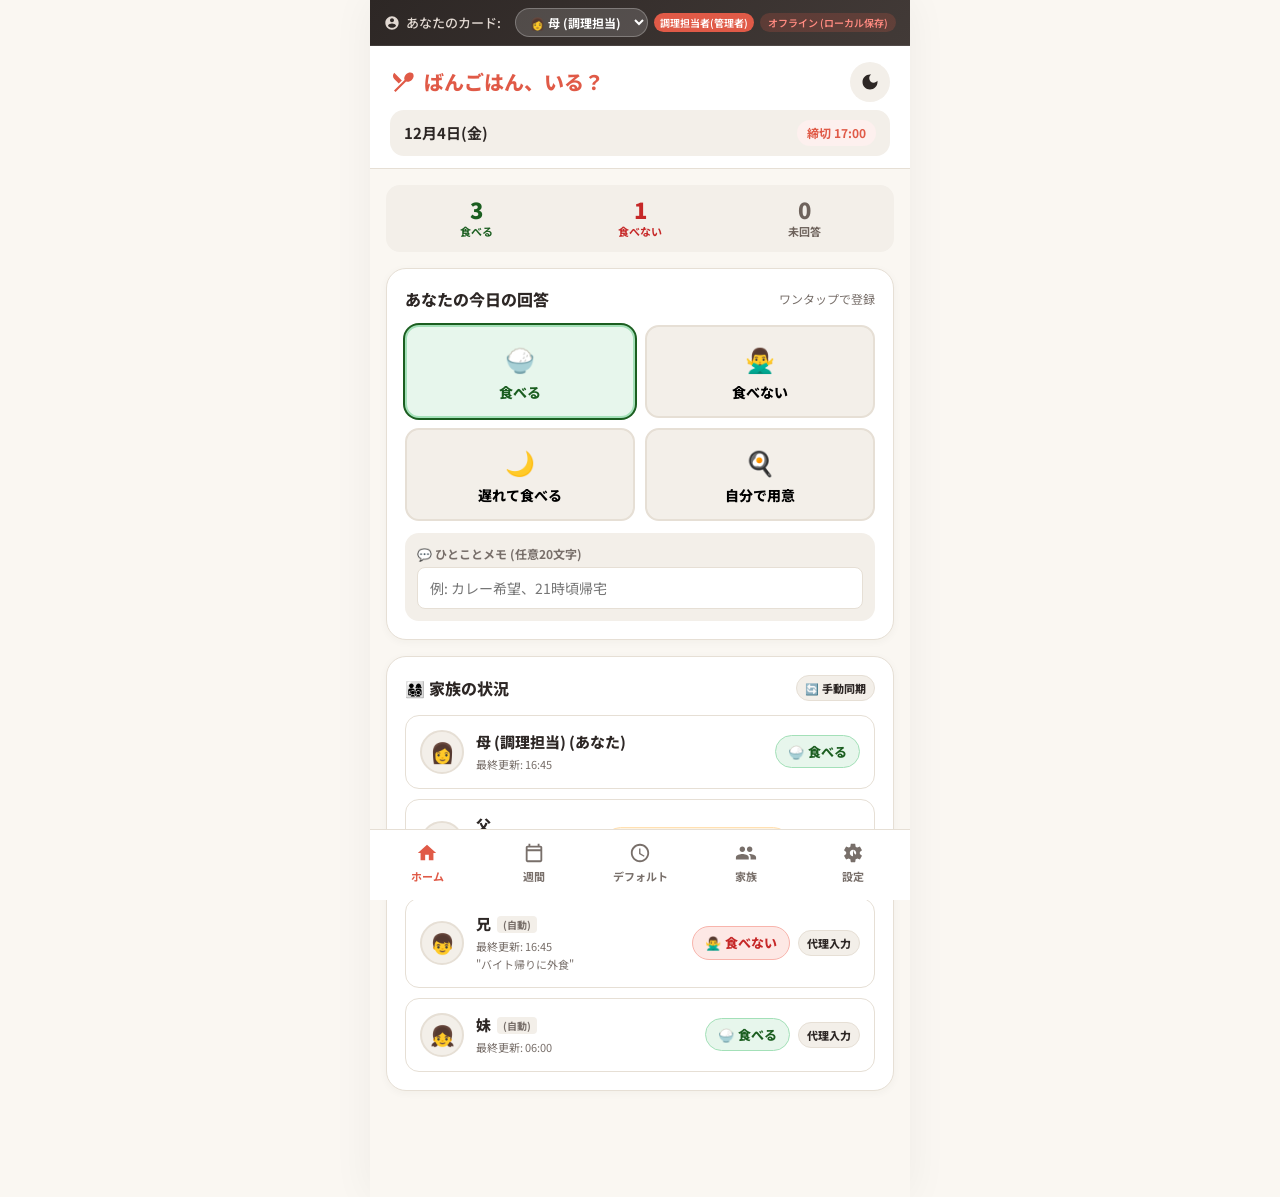
<file: index.html>
<!DOCTYPE html>
<html lang="ja">
<head>
  <meta charset="UTF-8">
  <meta name="viewport" content="width=device-width, initial-scale=1.0, maximum-scale=1.0, user-scalable=no">
  <title>ばんごはん、いる？ - 家族向け夕食要否共有アプリ</title>
  <meta name="description" content="1タップで当日の夕食要否を家族と共有。リアルタイム自動同期、未回答者への自動リマインドや締切通知機能付き。">
  <meta name="theme-color" content="#E05A47">
  
  <!-- PWA Manifest -->
  <link rel="manifest" href="manifest.json">
  <link rel="apple-touch-icon" href="icon-192.png">

  <!-- Google Fonts -->
  <link rel="preconnect" href="https://fonts.googleapis.com">
  <link rel="preconnect" href="https://fonts.gstatic.com" crossorigin>
  <link href="https://fonts.googleapis.com/css2?family=Noto+Sans+JP:wght@400;500;700;800;900&family=Outfit:wght@600;700;800&display=swap" rel="stylesheet">
  
  <!-- Stylesheet -->
  <link rel="stylesheet" href="styles.css">
</head>
<body>

  <div class="app-container">
    
    <!-- Top Bar for Device Identity / Switcher & Sync Indicator -->
    <div class="sim-bar">
      <div class="sim-label">
        <svg width="16" height="16" viewBox="0 0 24 24" fill="currentColor">
          <path d="M12 2C6.48 2 2 6.48 2 12s4.48 10 10 10 10-4.48 10-10S17.52 2 12 2zm0 3c1.66 0 3 1.34 3 3s-1.34 3-3 3-3-1.34-3-3 1.34-3 3-3zm0 14.2c-2.5 0-4.71-1.28-6-3.22.03-1.99 4-3.08 6-3.08 1.99 0 5.97 1.09 6 3.08-1.29 1.94-3.5 3.22-6 3.22z"/>
        </svg>
        <span>あなたのカード:</span>
      </div>
      <div class="sim-select-wrapper">
        <select id="currentUserSelect" class="sim-select" onchange="switchUser(this.value)">
          <!-- Options dynamically rendered in JS -->
        </select>
        <span id="currentUserRole" class="role-badge">調理担当者</span>
        <span id="syncStatusBadge" class="sync-badge">📡 リアルタイム同期中</span>
      </div>
    </div>

    <!-- App Header -->
    <header class="app-header">
      <div class="header-top">
        <div class="app-title">
          <svg viewBox="0 0 24 24">
            <path d="M8.1 13.34l2.83-2.83L3.91 3.5c-1.56 1.56-1.56 4.09 0 5.66l4.19 4.18zm6.78-1.81c1.53.71 3.68.21 5.27-1.38 1.91-1.91 2.28-4.65.81-6.12-1.46-1.46-4.2-1.1-6.12.81-1.59 1.59-2.09 3.74-1.38 5.27L3.7 19.87l1.41 1.41 9.77-9.75z"/>
          </svg>
          <span>ばんごはん、いる？</span>
        </div>
        <div class="header-actions">
          <button class="icon-btn" id="themeToggleBtn" onclick="toggleTheme()" title="テーマ切替" aria-label="テーマ切替">
            <svg width="20" height="20" viewBox="0 0 24 24" fill="currentColor">
              <path d="M12 3c-4.97 0-9 4.03-9 9s4.03 9 9 9 9-4.03 9-9c0-.46-.04-.92-.1-1.36-.98 1.37-2.58 2.26-4.4 2.26-2.98 0-5.4-2.42-5.4-5.4 0-1.81.89-3.42 2.26-4.4C12.92 3.04 12.46 3 12 3z"/>
            </svg>
          </button>
        </div>
      </div>

      <div class="date-banner">
        <div class="date-text" id="currentDateDisplay">
          📅 --月--日(―)
        </div>
        <div class="deadline-pill" id="deadlineDisplay">
          ⏰ 締切 --:--
        </div>
      </div>
    </header>

    <!-- Notification Toast Container -->
    <div id="toastContainer" class="toast-container"></div>

    <!-- Main Dynamic Content Views -->
    <main class="main-content">

      <!-- UI-01: Home Tab Pane (Today's Status & Entry) -->
      <section id="tab-home" class="tab-pane active">
        
        <!-- FR-02: Summary Header -->
        <div class="summary-bar" id="todaySummaryBar">
          <div class="summary-item eat">
            <span class="summary-num" id="sumEat">0</span>
            <span class="summary-label">食べる</span>
          </div>
          <div class="summary-item skip">
            <span class="summary-num" id="sumSkip">0</span>
            <span class="summary-label">食べない</span>
          </div>
          <div class="summary-item pending">
            <span class="summary-num" id="sumPending">0</span>
            <span class="summary-label">未回答</span>
          </div>
        </div>

        <!-- FR-01: My Response Form -->
        <div class="card">
          <div class="card-header">
            <h2 class="card-title">
              <span>あなたの今日の回答</span>
            </h2>
            <span class="card-subtitle" id="myStatusSubtitle">ワンタップで登録</span>
          </div>

          <div class="status-grid">
            <button class="status-btn" id="btn-s1" onclick="submitStatus('S-1')">
              <span class="btn-icon">🍚</span>
              <span class="btn-text">食べる</span>
            </button>
            <button class="status-btn" id="btn-s2" onclick="submitStatus('S-2')">
              <span class="btn-icon">🙅‍♂️</span>
              <span class="btn-text">食べない</span>
            </button>
            <button class="status-btn" id="btn-s3" onclick="submitStatus('S-3')">
              <span class="btn-icon">🌙</span>
              <span class="btn-text">遅れて食べる</span>
            </button>
            <button class="status-btn" id="btn-s4" onclick="submitStatus('S-4')">
              <span class="btn-icon">🍳</span>
              <span class="btn-text">自分で用意</span>
            </button>
          </div>

          <!-- Extra details (ETA & Memo) -->
          <div class="extra-options" id="extraOptions" style="display: none;">
            <div class="form-group" id="etaGroup" style="display: none;">
              <label class="form-label" for="etaInput">⏰ 帰宅予定時刻 (遅れて食べる場合)</label>
              <select id="etaInput" class="input-select" onchange="saveExtraDetails()">
                <option value="19:00">19:00頃</option>
                <option value="19:30">19:30頃</option>
                <option value="20:00" selected>20:00頃</option>
                <option value="20:30">20:30頃</option>
                <option value="21:00">21:00頃</option>
                <option value="21:30">21:30以降</option>
              </select>
            </div>
            
            <div class="form-group">
              <label class="form-label" for="noteInput">💬 ひとことメモ (任意20文字)</label>
              <input type="text" id="noteInput" class="input-text" maxlength="20" placeholder="例: カレー希望、21時頃帰宅" onchange="saveExtraDetails()">
            </div>
          </div>
        </div>

        <!-- FR-02 & FR-04: Family Member Cards List -->
        <div class="card">
          <div class="card-header">
            <h2 class="card-title">
              <span>👨‍👩‍👧‍👦 家族の状況</span>
            </h2>
            <button class="btn btn-secondary" style="font-size: 11px; padding: 4px 8px;" onclick="syncWithCloud()">
              🔄 手動同期
            </button>
          </div>

          <div class="member-list" id="memberListContainer">
            <!-- Member cards injected via JS -->
          </div>
        </div>

      </section>

      <!-- UI-02: Weekly View Tab Pane (FR-08) -->
      <section id="tab-week" class="tab-pane">
        <div class="card">
          <div class="card-header">
            <h2 class="card-title">🗓 週間ビュー (7日間)</h2>
            <span class="card-subtitle">全員の予定一覧 (セルをタップして編集)</span>
          </div>

          <div class="week-table-container">
            <table class="week-table" id="weekTable">
              <!-- Dynamically populated in JS -->
            </table>
          </div>
        </div>
      </section>

      <!-- UI-07: Day-of-Week Default Schedule Tab Pane (FR-09) -->
      <section id="tab-default" class="tab-pane">
        <div class="card">
          <div class="card-header">
            <h2 class="card-title">⚙️ 曜日別デフォルト設定</h2>
          </div>
          <p style="font-size: 13px; color: var(--text-muted); margin-bottom: 14px;">
            毎週固定の予定（アルバイト、習い事等）に合わせて、当日の朝6時に自動で仮回答を反映します。手動でいつでも変更可能です。
          </p>

          <div class="form-group" style="margin-bottom: 14px;">
            <label class="form-label" for="defaultUserSelect">対象メンバー</label>
            <select id="defaultUserSelect" class="input-select" onchange="renderDefaultTab()">
              <!-- Options injected via JS -->
            </select>
          </div>

          <div id="defaultScheduleRows">
            <!-- Day rows injected via JS -->
          </div>

          <button class="btn btn-primary btn-block" style="margin-top: 16px;" onclick="saveDefaultSchedule()">
            💾 デフォルト設定を保存
          </button>
        </div>
      </section>

      <!-- UI-05 & FR-05: Family & Member Management Pane -->
      <section id="tab-family" class="tab-pane">
        <div class="card">
          <div class="card-header">
            <h2 class="card-title">🏠 家族グループ管理</h2>
          </div>
          
          <div style="background: var(--bg-surface); padding: 14px; border-radius: var(--radius-md); margin-bottom: 14px;">
            <div style="display: flex; justify-content: space-between; align-items: center;">
              <div>
                <div style="font-size: 12px; color: var(--text-muted);">グループ名</div>
                <div style="font-weight: 800; font-size: 18px;" id="groupNameDisplay">田中家</div>
              </div>
              <button class="btn btn-secondary" onclick="showInviteModal()">
                🔗 招待コード / QR
              </button>
            </div>
          </div>

          <div class="card-header" style="margin-top: 10px;">
            <h3 class="card-title" style="font-size: 14px;">メンバー一覧</h3>
            <button class="btn btn-secondary" style="font-size: 11px; padding: 4px 8px;" onclick="showAddMemberModal()">
              ➕ メンバー追加
            </button>
          </div>

          <div class="member-list" id="familyMemberList">
            <!-- Family members injected via JS -->
          </div>
        </div>
      </section>

      <!-- UI-06: Settings Pane -->
      <section id="tab-settings" class="tab-pane">
        <div class="card">
          <div class="card-header">
            <h2 class="card-title">⚙️ グループ＆通知設定</h2>
          </div>

          <div class="form-group" style="margin-bottom: 14px;">
            <label class="form-label" for="settingsGroupName">グループ名</label>
            <input type="text" id="settingsGroupName" class="input-text" value="田中家">
          </div>

          <div class="form-group" style="margin-bottom: 14px;">
            <label class="form-label" for="settingsDeadlineTime">⏰ 締切時刻 (調理準備開始目安)</label>
            <input type="time" id="settingsDeadlineTime" class="input-text" value="17:00">
          </div>

          <div class="form-group" style="margin-bottom: 14px;">
            <label class="form-label" for="settingsReminderTime">🔔 未回答リマインド時刻</label>
            <input type="time" id="settingsReminderTime" class="input-text" value="15:00">
          </div>

          <button class="btn btn-primary btn-block" onclick="saveGroupSettings()">
            💾 設定を保存
          </button>
        </div>

        <!-- Simulation Actions Card -->
        <div class="card">
          <div class="card-header">
            <h3 class="card-title">🧪 開発・テスト用シミュレーター</h3>
          </div>
          <p style="font-size: 12px; color: var(--text-muted); margin-bottom: 12px;">
            プッシュ通知や定時バッチ処理の挙動を即時確認できます。
          </p>

          <div style="display: flex; flex-direction: column; gap: 8px;">
            <button class="btn btn-secondary" onclick="triggerReminderNotification()">
              🔔 15:00 リマインド通知テスト
            </button>
            <button class="btn btn-secondary" onclick="triggerDeadlineSummaryNotification()">
              ⏰ 17:00 締切サマリ通知テスト
            </button>
            <button class="btn btn-secondary" onclick="resetToSampleData()">
              🔄 デモ初期データにリセット
            </button>
          </div>
        </div>
      </section>

      <!-- UI-08: History Pane (FR-14) -->
      <section id="tab-history" class="tab-pane">
        <div class="card">
          <div class="card-header">
            <h2 class="card-title">📜 過去の回答履歴</h2>
          </div>
          <div id="historyContainer">
            <!-- Injected via JS -->
          </div>
        </div>
      </section>

    </main>

    <!-- Bottom Navigation Bar -->
    <nav class="bottom-nav">
      <button class="nav-item active" onclick="switchTab('home')" id="nav-home">
        <svg viewBox="0 0 24 24"><path d="M10 20v-6h4v6h5v-8h3L12 3 2 12h3v8z"/></svg>
        <span>ホーム</span>
      </button>
      <button class="nav-item" onclick="switchTab('week')" id="nav-week">
        <svg viewBox="0 0 24 24"><path d="M19 4h-1V2h-2v2H8V2H6v2H5c-1.11 0-1.99.9-1.99 2L3 20c0 1.1.89 2 2 2h14c1.1 0 2-.9 2-2V6c0-1.1-.9-2-2-2zm0 16H5V10h14v10zm0-12H5V6h14v2z"/></svg>
        <span>週間</span>
      </button>
      <button class="nav-item" onclick="switchTab('default')" id="nav-default">
        <svg viewBox="0 0 24 24"><path d="M11.99 2C6.47 2 2 6.48 2 12s4.47 10 9.99 10C17.52 22 22 17.52 22 12S17.52 2 11.99 2zM12 20c-4.42 0-8-3.58-8-8s3.58-8 8-8 8 3.58 8 8-3.58 8-8 8zm.5-13H11v6l5.25 3.15.75-1.23-4.5-2.67z"/></svg>
        <span>デフォルト</span>
      </button>
      <button class="nav-item" onclick="switchTab('family')" id="nav-family">
        <svg viewBox="0 0 24 24"><path d="M16 11c1.66 0 2.99-1.34 2.99-3S17.66 5 16 5c-1.66 0-3 1.34-3 3s1.34 3 3 3zm-8 0c1.66 0 2.99-1.34 2.99-3S9.66 5 8 5C6.34 5 5 6.34 5 8s1.34 3 3 3zm0 2c-2.33 0-7 1.17-7 3.5V19h14v-2.5c0-2.33-4.67-3.5-7-3.5zm8 0c-.29 0-.62.02-.97.05 1.16.84 1.97 1.97 1.97 3.45V19h6v-2.5c0-2.33-4.67-3.5-7-3.5z"/></svg>
        <span>家族</span>
      </button>
      <button class="nav-item" onclick="switchTab('settings')" id="nav-settings">
        <svg viewBox="0 0 24 24"><path d="M19.43 12.98c.04-.32.07-.64.07-.98s-.03-.66-.07-.98l2.11-1.65c.19-.15.24-.42.12-.64l-2-3.46c-.12-.22-.39-.3-.61-.22l-2.49 1c-.52-.4-1.08-.73-1.69-.98l-.38-2.65C14.46 2.18 14.25 2 14 2h-4c-.25 0-.46.18-.49.42l-.38 2.65c-.61.25-1.17.59-1.69.98l-2.49-1c-.23-.09-.49 0-.61.22l-2 3.46c-.13.22-.07.49.12.64l2.11 1.65c-.04.32-.07.65-.07.98s.03.66.07.98l-2.11 1.65c-.19.15-.24.42-.12.64l2 3.46c.12.22.39.3.61.22l2.49-1c.52.4 1.08.73 1.69.98l.38 2.65c.03.24.24.42.49.42h4c.25 0 .46-.18.49-.42l.38-2.65c.61-.25 1.17-.59 1.69-.98l2.49 1c.23.09.49 0 .61-.22l2-3.46c.12-.22.07-.49-.12-.64l-2.11-1.65zM12 15.5c-1.93 0-3.5-1.57-3.5-3.5s1.57-3.5 3.5-3.5 3.5 1.57 3.5 3.5-1.57 3.5-3.5-3.5z"/></svg>
        <span>設定</span>
      </button>
    </nav>

    <!-- FR-11: Proxy Input Modal (代理入力) -->
    <div id="proxyModal" class="modal-overlay">
      <div class="modal-card">
        <h3 class="modal-title" id="proxyModalTitle">代理入力</h3>
        <p style="font-size: 13px; color: var(--text-muted); margin-bottom: 12px;">
          <span id="proxyMemberName"></span> さんの回答を代理登録します。
        </p>

        <div class="form-group" style="margin-bottom: 12px;">
          <label class="form-label" for="proxyStatusSelect">夕食ステータス</label>
          <select id="proxyStatusSelect" class="input-select" onchange="toggleProxyExtra()">
            <option value="S-1">🍚 食べる</option>
            <option value="S-2">🙅‍♂️ 食べない</option>
            <option value="S-3">🌙 遅れて食べる</option>
            <option value="S-4">🍳 自分で用意する</option>
          </select>
        </div>

        <div id="proxyExtraOptions">
          <div class="form-group" style="margin-bottom: 12px;" id="proxyEtaGroup">
            <label class="form-label" for="proxyEtaInput">⏰ 帰宅予定時刻</label>
            <select id="proxyEtaInput" class="input-select">
              <option value="19:00">19:00頃</option>
              <option value="19:30">19:30頃</option>
              <option value="20:00" selected>20:00頃</option>
              <option value="20:30">20:30頃</option>
              <option value="21:00">21:00頃</option>
              <option value="21:30">21:30以降</option>
            </select>
          </div>

          <div class="form-group">
            <label class="form-label" for="proxyNoteInput">💬 メモ</label>
            <input type="text" id="proxyNoteInput" class="input-text" maxlength="20" placeholder="代理登録の理由等">
          </div>
        </div>

        <div class="modal-actions">
          <button class="btn btn-secondary" onclick="closeProxyModal()">キャンセル</button>
          <button class="btn btn-primary" onclick="submitProxyStatus()">保存する</button>
        </div>
      </div>
    </div>

    <!-- Date Status Modal (For Future Dates in Week View) -->
    <div id="dateModal" class="modal-overlay">
      <div class="modal-card">
        <h3 class="modal-title" id="dateModalTitle">日付別の回答</h3>
        <p style="font-size: 13px; color: var(--text-muted); margin-bottom: 12px;">
          <span id="dateModalMemberName"></span> さんの夕食予定を設定
        </p>

        <div class="form-group" style="margin-bottom: 12px;">
          <label class="form-label" for="dateStatusSelect">夕食ステータス</label>
          <select id="dateStatusSelect" class="input-select" onchange="toggleDateExtra()">
            <option value="S-1">🍚 食べる</option>
            <option value="S-2">🙅‍♂️ 食べない</option>
            <option value="S-3">🌙 遅れて食べる</option>
            <option value="S-4">🍳 自分で用意する</option>
          </select>
        </div>

        <div id="dateExtraOptions">
          <div class="form-group" style="margin-bottom: 12px;" id="dateEtaGroup">
            <label class="form-label" for="dateEtaInput">⏰ 帰宅予定時刻</label>
            <select id="dateEtaInput" class="input-select">
              <option value="19:00">19:00頃</option>
              <option value="19:30">19:30頃</option>
              <option value="20:00" selected>20:00頃</option>
              <option value="20:30">20:30頃</option>
              <option value="21:00">21:00頃</option>
              <option value="21:30">21:30以降</option>
            </select>
          </div>

          <div class="form-group">
            <label class="form-label" for="dateNoteInput">💬 ひとことメモ (任意20文字)</label>
            <input type="text" id="dateNoteInput" class="input-text" maxlength="20" placeholder="例: カレー希望、21時帰宅">
          </div>
        </div>

        <div class="modal-actions">
          <button class="btn btn-secondary" onclick="closeDateModal()">キャンセル</button>
          <button class="btn btn-primary" onclick="submitDateStatus()">保存する</button>
        </div>
      </div>
    </div>

    <!-- FR-05: Invite Code & QR Modal -->
    <div id="inviteModal" class="modal-overlay">
      <div class="modal-card" style="text-align: center;">
        <h3 class="modal-title">👨‍👩‍👧 家族を招待</h3>
        <p style="font-size: 13px; color: var(--text-muted); margin-bottom: 16px;">
          以下のURLまたはQRコードを家族にLINEやメッセージで送信してください。同じグループデータが自動同期されます。
        </p>

        <div style="background: var(--bg-surface); padding: 12px; border-radius: var(--radius-md); margin-bottom: 16px;">
          <div style="font-size: 11px; color: var(--text-muted);">招待コード</div>
          <div style="font-size: 24px; font-weight: 900; letter-spacing: 2px; color: var(--primary);" id="inviteCodeText">BINGO-2026</div>
        </div>

        <!-- Simulated QR Code SVG -->
        <div style="background: white; padding: 16px; display: inline-block; border-radius: var(--radius-md); margin-bottom: 16px; border: 1px solid var(--border-color);">
          <svg width="140" height="140" viewBox="0 0 100 100" fill="#2D2725">
            <rect x="10" y="10" width="25" height="25" fill="#2D2725"/>
            <rect x="15" y="15" width="15" height="15" fill="white"/>
            <rect x="18" y="18" width="9" height="9" fill="#2D2725"/>
            
            <rect x="65" y="10" width="25" height="25" fill="#2D2725"/>
            <rect x="70" y="15" width="15" height="15" fill="white"/>
            <rect x="73" y="18" width="9" height="9" fill="#2D2725"/>
            
            <rect x="10" y="65" width="25" height="25" fill="#2D2725"/>
            <rect x="15" y="70" width="15" height="15" fill="white"/>
            <rect x="18" y="73" width="9" height="9" fill="#2D2725"/>

            <rect x="42" y="15" width="8" height="8"/>
            <rect x="42" y="30" width="8" height="18"/>
            <rect x="15" y="42" width="18" height="8"/>
            <rect x="55" y="55" width="12" height="12"/>
            <rect x="75" y="65" width="15" height="8"/>
            <rect x="65" y="78" width="10" height="12"/>
          </svg>
        </div>

        <div class="modal-actions" style="justify-content: center;">
          <button class="btn btn-secondary" onclick="copyInviteLink()">📋 WebアプリURLをコピー</button>
          <button class="btn btn-primary" onclick="closeInviteModal()">閉じる</button>
        </div>
      </div>
    </div>

    <!-- Add Member Modal -->
    <div id="addMemberModal" class="modal-overlay">
      <div class="modal-card">
        <h3 class="modal-title">➕ 家族メンバーを追加</h3>
        
        <div class="form-group" style="margin-bottom: 12px;">
          <label class="form-label" for="newMemberName">表示名 (ニックネーム)</label>
          <input type="text" id="newMemberName" class="input-text" placeholder="例: 祖母, 弟">
        </div>

        <div class="form-group" style="margin-bottom: 12px;">
          <label class="form-label" for="newMemberAvatar">アイコン絵文字</label>
          <select id="newMemberAvatar" class="input-select">
            <option value="👵">👵 祖母</option>
            <option value="👴">👴 祖父</option>
            <option value="👦">👦 弟</option>
            <option value="👧">👧 妹</option>
            <option value="👨">👨 父</option>
            <option value="👩">👩 母</option>
          </select>
        </div>

        <div class="modal-actions">
          <button class="btn btn-secondary" onclick="closeAddMemberModal()">キャンセル</button>
          <button class="btn btn-primary" onclick="addNewMember()">追加する</button>
        </div>
      </div>
    </div>

  </div>

  <!-- Main Application Script (Cache Busting Version) -->
  <script src="app.v5.js"></script>

  <!-- PWA Service Worker Registration -->
  <script>
    if ('serviceWorker' in navigator) {
      window.addEventListener('load', () => {
        navigator.serviceWorker.register('sw.js').catch(err => console.log('SW registration error:', err));
      });
    }
  </script>
</body>
</html>
</file>
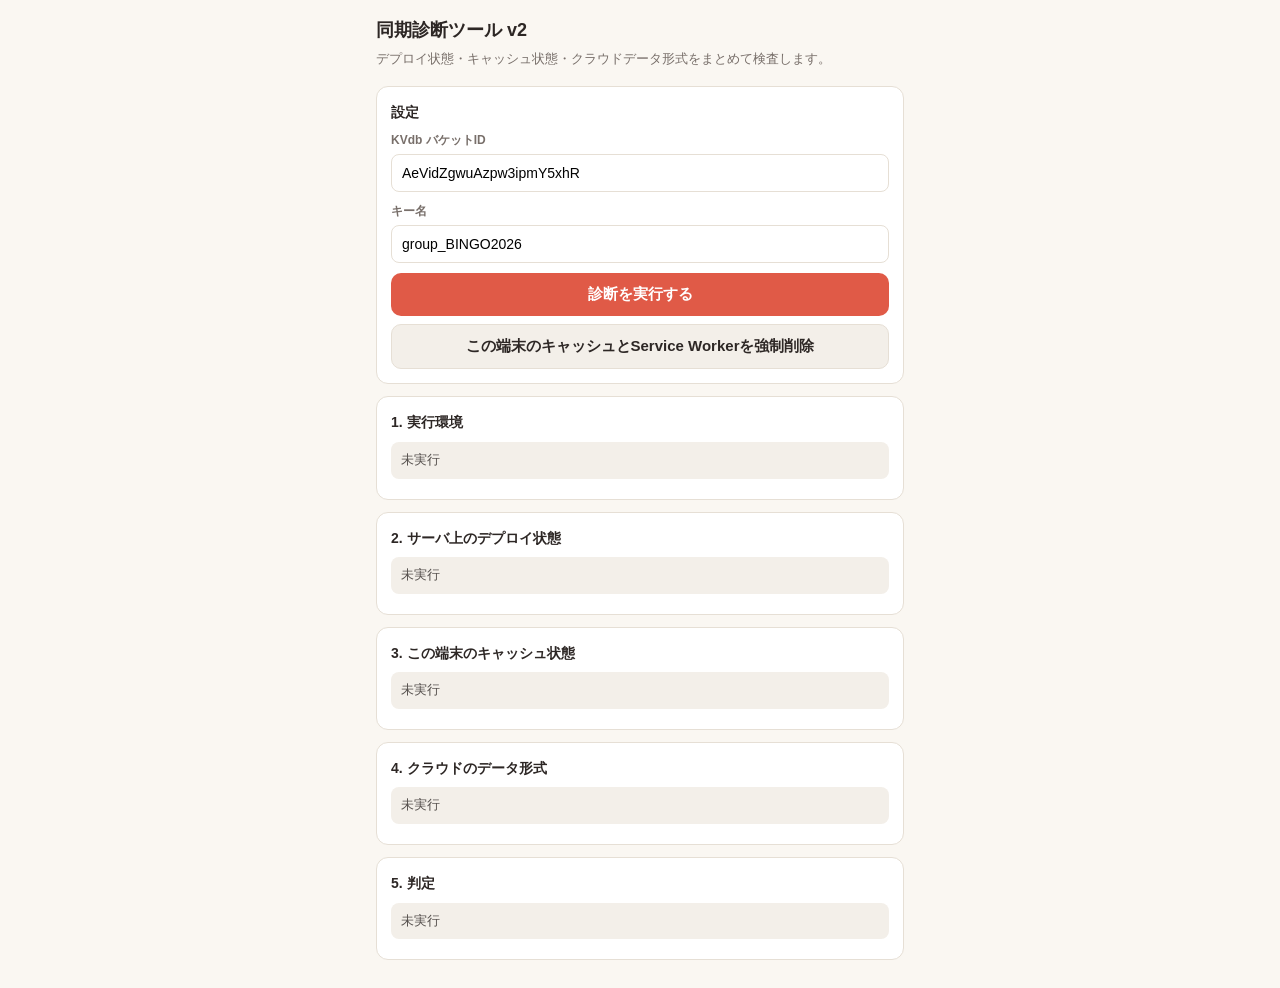
<file: diag.html>
<!DOCTYPE html>
<html lang="ja">
<head>
<meta charset="UTF-8">
<meta name="viewport" content="width=device-width, initial-scale=1.0">
<title>同期診断ツール v2 - ばんごはん、いる？</title>
<style>
  * { box-sizing: border-box; margin: 0; padding: 0; }
  body { font-family: -apple-system, BlinkMacSystemFont, "Segoe UI", "Noto Sans JP", sans-serif;
    background:#FAF7F2; color:#2D2725; line-height:1.6; padding:16px; max-width:560px; margin:0 auto; }
  h1 { font-size:18px; margin-bottom:4px; }
  .sub { font-size:13px; color:#786F6A; margin-bottom:16px; }
  .card { background:#fff; border:1px solid #E6DFD5; border-radius:12px; padding:14px; margin-bottom:12px; }
  .card h2 { font-size:14px; margin-bottom:8px; }
  label { display:block; font-size:12px; color:#786F6A; margin-bottom:4px; font-weight:700; }
  input { width:100%; padding:10px; border:1px solid #E6DFD5; border-radius:8px;
    font-size:14px; margin-bottom:10px; font-family:inherit; }
  button { background:#E05A47; color:#fff; border:none; border-radius:10px; padding:12px 16px;
    font-size:15px; font-weight:700; width:100%; cursor:pointer; font-family:inherit; }
  button.sec { background:#F3EFE9; color:#2D2725; border:1px solid #E6DFD5; margin-top:8px; }
  button:disabled { opacity:.5; }
  pre { background:#F3EFE9; border-radius:8px; padding:10px; font-size:12px; white-space:pre-wrap;
    word-break:break-all; margin-top:10px; max-height:280px; overflow:auto;
    font-family:ui-monospace,Menlo,Consolas,monospace; }
  .r { padding:8px 10px; border-radius:8px; margin-bottom:6px; font-size:13px; }
  .ok { background:#E7F6EC; color:#1B5E20; }
  .ng { background:#FDE8E5; color:#C62828; }
  .wa { background:#FFF3E0; color:#E65100; }
  .in { background:#F3EFE9; color:#55504D; }
  .big { font-weight:800; font-size:14px; }
  .note { font-size:12px; color:#786F6A; margin-top:8px; }
</style>
</head>
<body>

<h1>同期診断ツール v2</h1>
<div class="sub">デプロイ状態・キャッシュ状態・クラウドデータ形式をまとめて検査します。</div>

<div class="card">
  <h2>設定</h2>
  <label for="bucket">KVdb バケットID</label>
  <input id="bucket" value="AeVidZgwuAzpw3ipmY5xhR">
  <label for="key">キー名</label>
  <input id="key" value="group_BINGO2026">
  <button onclick="runAll()" id="runBtn">診断を実行する</button>
  <button class="sec" onclick="nuke()">この端末のキャッシュとService Workerを強制削除</button>
  <div id="nukeOut"></div>
</div>

<div class="card"><h2>1. 実行環境</h2><div id="envOut"><div class="r in">未実行</div></div></div>
<div class="card"><h2>2. サーバ上のデプロイ状態</h2><div id="depOut"><div class="r in">未実行</div></div></div>
<div class="card"><h2>3. この端末のキャッシュ状態</h2><div id="cacheOut"><div class="r in">未実行</div></div></div>
<div class="card"><h2>4. クラウドのデータ形式</h2><div id="dataOut"><div class="r in">未実行</div></div>
  <pre id="raw" style="display:none;"></pre></div>
<div class="card"><h2>5. 判定</h2><div id="verdict"><div class="r in">未実行</div></div></div>

<script>
const $ = id => document.getElementById(id);
function line(el, cls, text) {
  const d = document.createElement('div'); d.className = 'r ' + cls; d.textContent = text; $(el).appendChild(d);
}
function clear(el){ $(el).innerHTML = ''; }
const bust = u => u + (u.includes('?') ? '&' : '?') + '_=' + Date.now();
const F = {};

async function checkEnv() {
  clear('envOut');
  line('envOut','in','URL: ' + location.href);
  line('envOut', location.protocol === 'https:' ? 'ok' : 'ng', 'プロトコル: ' + location.protocol);
  line('envOut', navigator.onLine ? 'ok' : 'ng', navigator.onLine ? 'オンライン' : 'オフライン判定');
}

// サーバに実際に置かれているファイルを、キャッシュを回避して取得する
async function checkDeploy() {
  clear('depOut');
  const base = location.href.replace(/[^/]*$/, '');

  // index.html がどのスクリプトを読んでいるか
  try {
    const r = await fetch(bust(base + 'index.html'), { cache: 'no-store' });
    const html = await r.text();
    const m = html.match(/<script[^>]+src=["']([^"']*app[^"']*\.js[^"']*)["']/i);
    F.scriptSrc = m ? m[1] : null;
    if (F.scriptSrc) {
      const isNew = /app\.v3\.js/.test(F.scriptSrc);
      line('depOut', isNew ? 'ok' : 'ng', 'index.html が読み込むスクリプト: ' + F.scriptSrc +
        (isNew ? '' : '  ← app.v3.js になっていません'));
    } else {
      line('depOut','ng','index.html 内に app系スクリプトの参照が見つかりません');
    }
  } catch(e){ line('depOut','ng','index.html を取得できません: ' + e); }

  // 新旧スクリプトの存在確認と中身の判定
  for (const name of ['app.v3.js','app.js']) {
    try {
      const r = await fetch(bust(base + name), { cache: 'no-store' });
      if (!r.ok) { line('depOut','in', name + ': 存在しません (' + r.status + ')'); F[name]=null; continue; }
      const src = await r.text();
      const hasTs = /ts:\s*nextTs\(\)/.test(src) || /nextTs\s*\(/.test(src);
      const hasMerge = /mergeResponses/.test(src);
      const hasGuard = /hasFetchedOnce/.test(src);
      F[name] = { hasTs, hasMerge, hasGuard };
      const fixed = hasTs && hasMerge && hasGuard;
      line('depOut', fixed ? 'ok' : 'wa', name + ': 存在 — ' +
        (fixed ? '修正版です (ts / mergeResponses / hasFetchedOnce すべて確認)'
               : '修正前です (ts:' + hasTs + ' merge:' + hasMerge + ' guard:' + hasGuard + ')'));
    } catch(e){ line('depOut','ng', name + ' の取得に失敗: ' + e); }
  }

  // sw.js が fetch を横取りしていないか
  try {
    const r = await fetch(bust(base + 'sw.js'), { cache: 'no-store' });
    const src = await r.text();
    const intercepts = /addEventListener\s*\(\s*['"]fetch['"]/.test(src);
    F.swIntercepts = intercepts;
    line('depOut', intercepts ? 'ng' : 'ok', 'sw.js: ' +
      (intercepts ? 'fetchハンドラが残っています。古いコードが配信され続けます。'
                  : 'fetchハンドラなし。キャッシュしない実装です。'));
  } catch(e){ line('depOut','ng','sw.js の取得に失敗: ' + e); }
}

async function checkCache() {
  clear('cacheOut');
  if ('serviceWorker' in navigator) {
    const rs = await navigator.serviceWorker.getRegistrations();
    if (!rs.length) line('cacheOut','in','Service Worker: 未登録');
    else rs.forEach(r => {
      const sw = r.active || r.waiting || r.installing;
      line('cacheOut','in','Service Worker: ' + (sw ? sw.state : '?') + ' / ' + (sw ? sw.scriptURL : '?'));
      if (r.waiting) line('cacheOut','wa','待機中の新バージョンがあります。全タブを閉じて開き直してください。');
    });
  }
  if (window.caches) {
    const keys = await caches.keys();
    F.cacheKeys = keys;
    if (!keys.length) line('cacheOut','ok','キャッシュ: 空です。新しい sw.js が正しく動作しています。');
    else line('cacheOut','ng','キャッシュが残存: ' + keys.join(', ') + '  ← 古い sw.js がまだ有効です');
  }
}

async function checkData() {
  clear('dataOut'); $('raw').style.display='none';
  const url = 'https://kvdb.io/' + $('bucket').value.trim() + '/' + $('key').value.trim();
  try {
    const r = await fetch(bust(url), { cache: 'no-store' });
    if (!r.ok) { line('dataOut', r.status===404?'wa':'ng','読み取り HTTP ' + r.status); F.cloud=null; return; }
    const text = await r.text();
    const d = JSON.parse(text);
    F.cloud = d;
    $('raw').style.display='block'; $('raw').textContent = text.slice(0,4000);

    const resKeys = Object.keys(d.responses || {});
    const withTs = resKeys.filter(k => typeof d.responses[k].ts === 'number');
    F.tsRatio = resKeys.length ? withTs.length / resKeys.length : 0;

    line('dataOut', withTs.length === resKeys.length && resKeys.length > 0 ? 'ok' : 'ng',
      'ts を持つ回答: ' + withTs.length + ' / ' + resKeys.length + ' 件');
    line('dataOut', typeof d.config_ts === 'number' ? 'ok' : 'ng',
      'config_ts: ' + (typeof d.config_ts === 'number' ? d.config_ts : 'なし'));

    if (d.updated_at) {
      const t = new Date(d.updated_at);
      const ago = Math.round((Date.now() - d.updated_at)/1000);
      line('dataOut','in','最終書き込み: ' + t.toLocaleString('ja-JP') + ' (' + ago + '秒前)');
      F.ago = ago;
    }
  } catch(e){ line('dataOut','ng','取得または解析に失敗: ' + e); }
}

function judge() {
  clear('verdict');
  const newDeployed = F.scriptSrc && /app\.v3\.js/.test(F.scriptSrc) && F['app.v3.js'] &&
                      F['app.v3.js'].hasTs && F['app.v3.js'].hasMerge && F['app.v3.js'].hasGuard;

  if (!newDeployed) {
    line('verdict','ng','サーバ上のデプロイが未完了です。index.html が app.v3.js を読み、その中身が修正版である必要があります。上の「2」を確認してください。');
    return;
  }
  line('verdict','ok','サーバ上のデプロイは完了しています。');

  if (F.swIntercepts) { line('verdict','ng','ただし sw.js に fetch ハンドラが残っています。差し替えてください。'); return; }
  if (F.cacheKeys && F.cacheKeys.length) {
    line('verdict','ng','この端末に古いキャッシュが残っています。上の「この端末のキャッシュとService Workerを強制削除」を押し、その後リロードしてください。');
    return;
  }
  line('verdict','ok','この端末のキャッシュも正常です。');

  if (F.tsRatio === 1) {
    line('verdict','ok','クラウドのデータも新形式です。同期は正常に動作しています。');
  } else if (F.ago !== undefined && F.ago > 300) {
    line('verdict','wa','クラウドのデータはまだ旧形式ですが、最終書き込みが ' + Math.round(F.ago/60) + '分前です。アプリを開いてボタンを押し、書き込みを発生させてから再診断してください。');
  } else {
    line('verdict','ng','コードは新しいのにクラウドが旧形式です。古いコードが動いている端末が家族の中に残っている可能性があります。全端末を確認してください。');
  }
}

async function runAll() {
  $('runBtn').disabled = true;
  await checkEnv(); await checkDeploy(); await checkCache(); await checkData(); judge();
  $('runBtn').disabled = false;
}

async function nuke() {
  clear('nukeOut');
  try {
    if ('serviceWorker' in navigator) {
      const rs = await navigator.serviceWorker.getRegistrations();
      for (const r of rs) await r.unregister();
      line('nukeOut','ok','Service Worker を ' + rs.length + ' 件 登録解除しました');
    }
    if (window.caches) {
      const keys = await caches.keys();
      for (const k of keys) await caches.delete(k);
      line('nukeOut','ok','キャッシュを ' + keys.length + ' 件 削除しました');
    }
    localStorage.removeItem('bg_app_state');
    line('nukeOut','ok','ローカル保存データも削除しました');
    line('nukeOut','in','アプリ本体を開き直してください。');
  } catch(e){ line('nukeOut','ng','失敗: ' + e); }
}
</script>
</body>
</html>
</file>
<file: styles.css>
/* ==========================================================================
   「ばんごはん、いる？」 - Design System & Styles
   ========================================================================== */

:root {
  /* Color Palette - Warm Home Theme */
  --bg-primary: #FAF7F2;
  --bg-card: #FFFFFF;
  --bg-surface: #F3EFE9;
  --bg-hover: #EBE5DC;
  
  --text-main: #2D2725;
  --text-muted: #786F6A;
  --text-light: #A39993;
  --border-color: #E6DFD5;
  
  --primary: #E05A47; /* Warm Terracotta */
  --primary-hover: #C84B39;
  --primary-light: #FDF0EE;
  
  --secondary: #3B7A57; /* Sage Forest */
  --secondary-light: #EBF4EE;
  
  --accent: #E5A93C; /* Warm Sunset */
  --accent-light: #FEF8EC;
  
  /* Status Colors */
  --status-s0-bg: #F0EAE1; /* 未回答 */
  --status-s0-text: #6E635C;
  --status-s0-border: #D8CEC3;
  
  --status-s1-bg: #E7F6EC; /* 食べる (Green) */
  --status-s1-text: #1B5E20;
  --status-s1-border: #A3E0B8;
  
  --status-s2-bg: #FDE8E5; /* 食べない (Red/Warm Pink) */
  --status-s2-text: #C62828;
  --status-s2-border: #F8B4AC;
  
  --status-s3-bg: #FFF3E0; /* 遅れて食べる (Orange/Amber) */
  --status-s3-text: #E65100;
  --status-s3-border: #FFE0B2;
  
  --status-s4-bg: #EDE7F6; /* 自分で用意 (Purple/Indigo) */
  --status-s4-text: #4A148C;
  --status-s4-border: #D1C4E9;

  /* Shadows & Radius */
  --radius-sm: 8px;
  --radius-md: 14px;
  --radius-lg: 20px;
  --radius-full: 9999px;
  
  --shadow-sm: 0 2px 8px rgba(45, 39, 37, 0.04);
  --shadow-md: 0 4px 16px rgba(45, 39, 37, 0.08);
  --shadow-lg: 0 8px 30px rgba(45, 39, 37, 0.12);
  
  --transition: all 0.25s cubic-bezier(0.4, 0, 0.2, 1);
}

/* Dark Theme Variables */
[data-theme="dark"] {
  --bg-primary: #181514;
  --bg-card: #24201E;
  --bg-surface: #2E2926;
  --bg-hover: #3B3531;
  
  --text-main: #F4EFEA;
  --text-muted: #B5A8A0;
  --text-light: #7E726A;
  --border-color: #3D3530;
  
  --primary-light: #3D221D;
  --secondary-light: #1E3326;
  --accent-light: #3D311B;

  --status-s0-bg: #302A27;
  --status-s0-text: #B8ADA6;
  --status-s0-border: #4A423D;

  --status-s1-bg: #1B3824;
  --status-s1-text: #81C784;
  --status-s1-border: #2D5C3A;

  --status-s2-bg: #421D1A;
  --status-s2-text: #EF9A9A;
  --status-s2-border: #682E29;

  --status-s3-bg: #3E2914;
  --status-s3-text: #FFB74D;
  --status-s3-border: #634320;

  --status-s4-bg: #2C1F3D;
  --status-s4-text: #CE93D8;
  --status-s4-border: #4C3569;
}

/* Base Styles */
* {
  box-sizing: border-box;
  margin: 0;
  padding: 0;
  font-family: 'Noto Sans JP', -apple-system, BlinkMacSystemFont, "Segoe UI", Roboto, sans-serif;
  -webkit-tap-highlight-color: transparent;
}

body {
  background-color: var(--bg-primary);
  color: var(--text-main);
  line-height: 1.5;
  font-size: 16px;
  min-height: 100vh;
  display: flex;
  flex-direction: column;
  align-items: center;
  transition: background-color 0.3s ease, color 0.3s ease;
}

/* App Container */
.app-container {
  width: 100%;
  max-width: 540px;
  min-height: 100vh;
  background-color: var(--bg-primary);
  display: flex;
  flex-direction: column;
  position: relative;
  box-shadow: 0 0 40px rgba(0, 0, 0, 0.05);
}

/* Device User Selection Banner Bar */
.sim-bar {
  background: linear-gradient(135deg, #2D2725, #423A37);
  color: #FFF;
  padding: 8px 14px;
  font-size: 13px;
  display: flex;
  align-items: center;
  justify-content: space-between;
  gap: 8px;
  z-index: 100;
  border-bottom: 1px solid rgba(255, 255, 255, 0.1);
}

.sim-label {
  display: flex;
  align-items: center;
  gap: 6px;
  font-weight: 500;
  color: #E2D9D2;
  white-space: nowrap;
}

.sim-select-wrapper {
  display: flex;
  align-items: center;
  gap: 6px;
}

.sim-select {
  background: rgba(255, 255, 255, 0.15);
  color: #FFF;
  border: 1px solid rgba(255, 255, 255, 0.25);
  border-radius: 20px;
  padding: 4px 10px;
  font-size: 12px;
  font-weight: 700;
  outline: none;
  cursor: pointer;
}

.sim-select option {
  background-color: #2D2725;
  color: #FFF;
}

.role-badge {
  font-size: 10px;
  padding: 2px 6px;
  border-radius: 10px;
  background-color: var(--primary);
  color: white;
  font-weight: 600;
}

/* Sync Status Pill */
.sync-badge {
  font-size: 10px;
  padding: 2px 8px;
  border-radius: 10px;
  background-color: rgba(59, 122, 87, 0.2);
  color: #81C784;
  display: inline-flex;
  align-items: center;
  gap: 4px;
  font-weight: 600;
}

.sync-badge.offline {
  background-color: rgba(224, 90, 71, 0.2);
  color: #FF8A80;
}

/* Main App Header */
.app-header {
  padding: 16px 20px 12px;
  background: var(--bg-card);
  border-bottom: 1px solid var(--border-color);
  position: sticky;
  top: 0;
  z-index: 90;
}

.header-top {
  display: flex;
  align-items: center;
  justify-content: space-between;
  margin-bottom: 8px;
}

.app-title {
  display: flex;
  align-items: center;
  gap: 8px;
  font-size: 20px;
  font-weight: 800;
  color: var(--primary);
}

.app-title svg {
  width: 26px;
  height: 26px;
  fill: currentColor;
}

.header-actions {
  display: flex;
  align-items: center;
  gap: 10px;
}

.icon-btn {
  background: var(--bg-surface);
  border: none;
  width: 40px;
  height: 40px;
  border-radius: var(--radius-full);
  color: var(--text-main);
  display: flex;
  align-items: center;
  justify-content: center;
  cursor: pointer;
  transition: var(--transition);
}

.icon-btn:hover {
  background: var(--bg-hover);
  transform: scale(1.05);
}

.date-banner {
  display: flex;
  align-items: center;
  justify-content: space-between;
  background: var(--bg-surface);
  padding: 10px 14px;
  border-radius: var(--radius-md);
  margin-top: 4px;
}

.date-text {
  font-weight: 700;
  font-size: 15px;
  display: flex;
  align-items: center;
  gap: 6px;
}

.deadline-pill {
  font-size: 12px;
  font-weight: 700;
  padding: 4px 10px;
  border-radius: var(--radius-full);
  background: var(--primary-light);
  color: var(--primary);
  display: flex;
  align-items: center;
  gap: 4px;
}

.deadline-pill.passed {
  background: var(--status-s2-bg);
  color: var(--status-s2-text);
}

/* Tab Content Areas */
.main-content {
  flex: 1;
  padding: 16px 16px 90px;
  overflow-y: auto;
}

.tab-pane {
  display: none;
  animation: fadeIn 0.25s ease-in-out;
}

.tab-pane.active {
  display: block;
}

@keyframes fadeIn {
  from { opacity: 0; transform: translateY(6px); }
  to { opacity: 1; transform: translateY(0); }
}

/* Section Cards */
.card {
  background: var(--bg-card);
  border-radius: var(--radius-lg);
  padding: 18px;
  margin-bottom: 16px;
  border: 1px solid var(--border-color);
  box-shadow: var(--shadow-sm);
}

.card-header {
  display: flex;
  align-items: center;
  justify-content: space-between;
  margin-bottom: 14px;
}

.card-title {
  font-size: 16px;
  font-weight: 800;
  color: var(--text-main);
  display: flex;
  align-items: center;
  gap: 8px;
}

.card-subtitle {
  font-size: 12px;
  color: var(--text-muted);
  font-weight: 400;
}

/* Aggregate Summary Header */
.summary-bar {
  display: grid;
  grid-template-columns: repeat(3, 1fr);
  gap: 8px;
  background: var(--bg-surface);
  padding: 12px;
  border-radius: var(--radius-md);
  margin-bottom: 16px;
  text-align: center;
}

.summary-item {
  display: flex;
  flex-direction: column;
  align-items: center;
}

.summary-num {
  font-size: 22px;
  font-weight: 900;
  line-height: 1.1;
}

.summary-label {
  font-size: 11px;
  font-weight: 700;
  margin-top: 2px;
}

.summary-item.eat .summary-num { color: var(--status-s1-text); }
.summary-item.skip .summary-num { color: var(--status-s2-text); }
.summary-item.pending .summary-num { color: var(--status-s0-text); }

.summary-item.eat .summary-label { color: var(--status-s1-text); }
.summary-item.skip .summary-label { color: var(--status-s2-text); }
.summary-item.pending .summary-label { color: var(--status-s0-text); }

/* Quick Action Buttons (FR-01) */
.status-grid {
  display: grid;
  grid-template-columns: repeat(2, 1fr);
  gap: 10px;
  margin-top: 10px;
}

.status-btn {
  background: var(--bg-surface);
  border: 2px solid var(--border-color);
  border-radius: var(--radius-md);
  padding: 14px 10px;
  display: flex;
  flex-direction: column;
  align-items: center;
  justify-content: center;
  gap: 6px;
  cursor: pointer;
  min-height: 72px;
  transition: var(--transition);
}

.status-btn .btn-icon {
  font-size: 24px;
}

.status-btn .btn-text {
  font-weight: 800;
  font-size: 14px;
}

.status-btn:hover {
  transform: translateY(-2px);
  box-shadow: var(--shadow-sm);
}

.status-btn.selected-s1 {
  background: var(--status-s1-bg);
  border-color: var(--status-s1-border);
  color: var(--status-s1-text);
  box-shadow: 0 0 0 2px var(--status-s1-text);
}

.status-btn.selected-s2 {
  background: var(--status-s2-bg);
  border-color: var(--status-s2-border);
  color: var(--status-s2-text);
  box-shadow: 0 0 0 2px var(--status-s2-text);
}

.status-btn.selected-s3 {
  background: var(--status-s3-bg);
  border-color: var(--status-s3-border);
  color: var(--status-s3-text);
  box-shadow: 0 0 0 2px var(--status-s3-text);
}

.status-btn.selected-s4 {
  background: var(--status-s4-bg);
  border-color: var(--status-s4-border);
  color: var(--status-s4-text);
  box-shadow: 0 0 0 2px var(--status-s4-text);
}

/* ETA & Note Options */
.extra-options {
  margin-top: 12px;
  padding: 12px;
  background: var(--bg-surface);
  border-radius: var(--radius-md);
  display: flex;
  flex-direction: column;
  gap: 10px;
}

.form-group {
  display: flex;
  flex-direction: column;
  gap: 4px;
}

.form-label {
  font-size: 12px;
  font-weight: 700;
  color: var(--text-muted);
}

.input-text, .input-select {
  width: 100%;
  padding: 10px 12px;
  border-radius: var(--radius-sm);
  border: 1px solid var(--border-color);
  background: var(--bg-card);
  color: var(--text-main);
  font-size: 14px;
  outline: none;
}

.input-text:focus, .input-select:focus {
  border-color: var(--primary);
}

/* Family Status Cards List (FR-02) */
.member-list {
  display: flex;
  flex-direction: column;
  gap: 10px;
}

.member-card {
  background: var(--bg-card);
  border: 1.5px solid var(--border-color);
  border-radius: var(--radius-md);
  padding: 14px;
  display: flex;
  align-items: center;
  justify-content: space-between;
  transition: var(--transition);
}

.member-card.is-unanswered {
  border-color: var(--accent);
  background: var(--accent-light);
}

.member-info {
  display: flex;
  align-items: center;
  gap: 12px;
}

.avatar {
  width: 44px;
  height: 44px;
  border-radius: var(--radius-full);
  background: var(--bg-surface);
  display: flex;
  align-items: center;
  justify-content: center;
  font-size: 20px;
  font-weight: 700;
  flex-shrink: 0;
  border: 2px solid var(--border-color);
}

.member-details {
  display: flex;
  flex-direction: column;
}

.member-name {
  font-weight: 800;
  font-size: 15px;
  display: flex;
  align-items: center;
  gap: 6px;
}

.auto-tag {
  font-size: 10px;
  font-weight: 700;
  padding: 1px 6px;
  border-radius: 4px;
  background: var(--bg-surface);
  color: var(--text-muted);
}

.update-time {
  font-size: 11px;
  color: var(--text-muted);
  margin-top: 2px;
}

.member-status-box {
  display: flex;
  align-items: center;
  gap: 8px;
}

.status-badge {
  padding: 6px 12px;
  border-radius: var(--radius-full);
  font-size: 13px;
  font-weight: 800;
  display: flex;
  align-items: center;
  gap: 4px;
}

.status-badge.s0 {
  background: var(--status-s0-bg);
  color: var(--status-s0-text);
  border: 1px solid var(--status-s0-border);
}
.status-badge.s1 {
  background: var(--status-s1-bg);
  color: var(--status-s1-text);
  border: 1px solid var(--status-s1-border);
}
.status-badge.s2 {
  background: var(--status-s2-bg);
  color: var(--status-s2-text);
  border: 1px solid var(--status-s2-border);
}
.status-badge.s3 {
  background: var(--status-s3-bg);
  color: var(--status-s3-text);
  border: 1px solid var(--status-s3-border);
}
.status-badge.s4 {
  background: var(--status-s4-bg);
  color: var(--status-s4-text);
  border: 1px solid var(--status-s4-border);
}

.poke-btn {
  background: var(--primary);
  color: white;
  border: none;
  border-radius: var(--radius-full);
  padding: 6px 14px;
  font-size: 12px;
  font-weight: 800;
  cursor: pointer;
  display: flex;
  align-items: center;
  gap: 4px;
  transition: var(--transition);
}

.poke-btn:hover {
  background: var(--primary-hover);
  transform: scale(1.05);
}

/* Week View Matrix (FR-08) */
.week-table-container {
  overflow-x: auto;
  margin-top: 10px;
}

.week-table {
  width: 100%;
  border-collapse: collapse;
  font-size: 13px;
}

.week-table th, .week-table td {
  padding: 10px 8px;
  text-align: center;
  border-bottom: 1px solid var(--border-color);
}

.week-table th {
  background: var(--bg-surface);
  font-weight: 700;
  color: var(--text-muted);
}

.week-table th.today {
  color: var(--primary);
  background: var(--primary-light);
}

.matrix-cell {
  font-size: 12px;
  padding: 6px;
  border-radius: var(--radius-sm);
  font-weight: 700;
  cursor: pointer;
}

/* Default Schedule Settings (FR-09) */
.day-row {
  display: flex;
  align-items: center;
  justify-content: space-between;
  padding: 12px 0;
  border-bottom: 1px solid var(--border-color);
}

.day-row:last-child {
  border-bottom: none;
}

.day-name {
  font-weight: 800;
  font-size: 14px;
  width: 70px;
}

/* History List (FR-14) */
.history-item {
  background: var(--bg-surface);
  border-radius: var(--radius-md);
  padding: 12px;
  margin-bottom: 8px;
  display: flex;
  align-items: center;
  justify-content: space-between;
}

.history-date {
  font-weight: 700;
  font-size: 14px;
}

.history-stats {
  font-size: 12px;
  color: var(--text-muted);
}

/* Modals */
.modal-overlay {
  position: fixed;
  top: 0;
  left: 0;
  right: 0;
  bottom: 0;
  background: rgba(0, 0, 0, 0.5);
  backdrop-filter: blur(4px);
  display: flex;
  align-items: center;
  justify-content: center;
  z-index: 200;
  opacity: 0;
  pointer-events: none;
  transition: opacity 0.25s ease;
}

.modal-overlay.active {
  opacity: 1;
  pointer-events: auto;
}

.modal-card {
  background: var(--bg-card);
  border-radius: var(--radius-lg);
  padding: 24px;
  width: 90%;
  max-width: 420px;
  box-shadow: var(--shadow-lg);
  transform: translateY(20px);
  transition: transform 0.25s ease;
}

.modal-overlay.active .modal-card {
  transform: translateY(0);
}

.modal-title {
  font-size: 18px;
  font-weight: 800;
  margin-bottom: 12px;
}

.modal-actions {
  display: flex;
  justify-content: flex-end;
  gap: 10px;
  margin-top: 18px;
}

/* Bottom Navigation Bar */
.bottom-nav {
  position: fixed;
  bottom: 0;
  left: 50%;
  transform: translateX(-50%);
  width: 100%;
  max-width: 540px;
  background: var(--bg-card);
  border-top: 1px solid var(--border-color);
  display: flex;
  justify-space-around;
  padding: 8px 4px 12px;
  z-index: 100;
}

.nav-item {
  background: none;
  border: none;
  display: flex;
  flex-direction: column;
  align-items: center;
  gap: 4px;
  color: var(--text-muted);
  font-size: 11px;
  font-weight: 700;
  cursor: pointer;
  flex: 1;
  padding: 4px 0;
  transition: var(--transition);
}

.nav-item svg {
  width: 22px;
  height: 22px;
  fill: currentColor;
}

.nav-item.active {
  color: var(--primary);
}

.nav-item:hover {
  color: var(--primary-hover);
}

/* Toast Notifications */
.toast-container {
  position: fixed;
  top: 70px;
  left: 50%;
  transform: translateX(-50%);
  width: 90%;
  max-width: 480px;
  z-index: 300;
  display: flex;
  flex-direction: column;
  gap: 8px;
  pointer-events: none;
}

.toast {
  background: rgba(45, 39, 37, 0.95);
  color: white;
  padding: 12px 18px;
  border-radius: var(--radius-md);
  font-size: 13px;
  font-weight: 600;
  box-shadow: var(--shadow-lg);
  display: flex;
  align-items: center;
  justify-content: space-between;
  animation: toastIn 0.3s ease forwards;
  pointer-events: auto;
  backdrop-filter: blur(8px);
}

.toast.warning {
  background: rgba(224, 90, 71, 0.95);
}

.toast.info {
  background: rgba(59, 122, 87, 0.95);
}

@keyframes toastIn {
  from { opacity: 0; transform: translateY(-10px); }
  to { opacity: 1; transform: translateY(0); }
}

/* Primary & Secondary Buttons */
.btn {
  padding: 10px 18px;
  border-radius: var(--radius-md);
  font-size: 14px;
  font-weight: 800;
  border: none;
  cursor: pointer;
  display: inline-flex;
  align-items: center;
  justify-content: center;
  gap: 6px;
  transition: var(--transition);
}

.btn-primary {
  background: var(--primary);
  color: white;
}

.btn-primary:hover {
  background: var(--primary-hover);
}

.btn-secondary {
  background: var(--bg-surface);
  color: var(--text-main);
  border: 1px solid var(--border-color);
}

.btn-secondary:hover {
  background: var(--bg-hover);
}

.btn-block {
  width: 100%;
}
</file>
